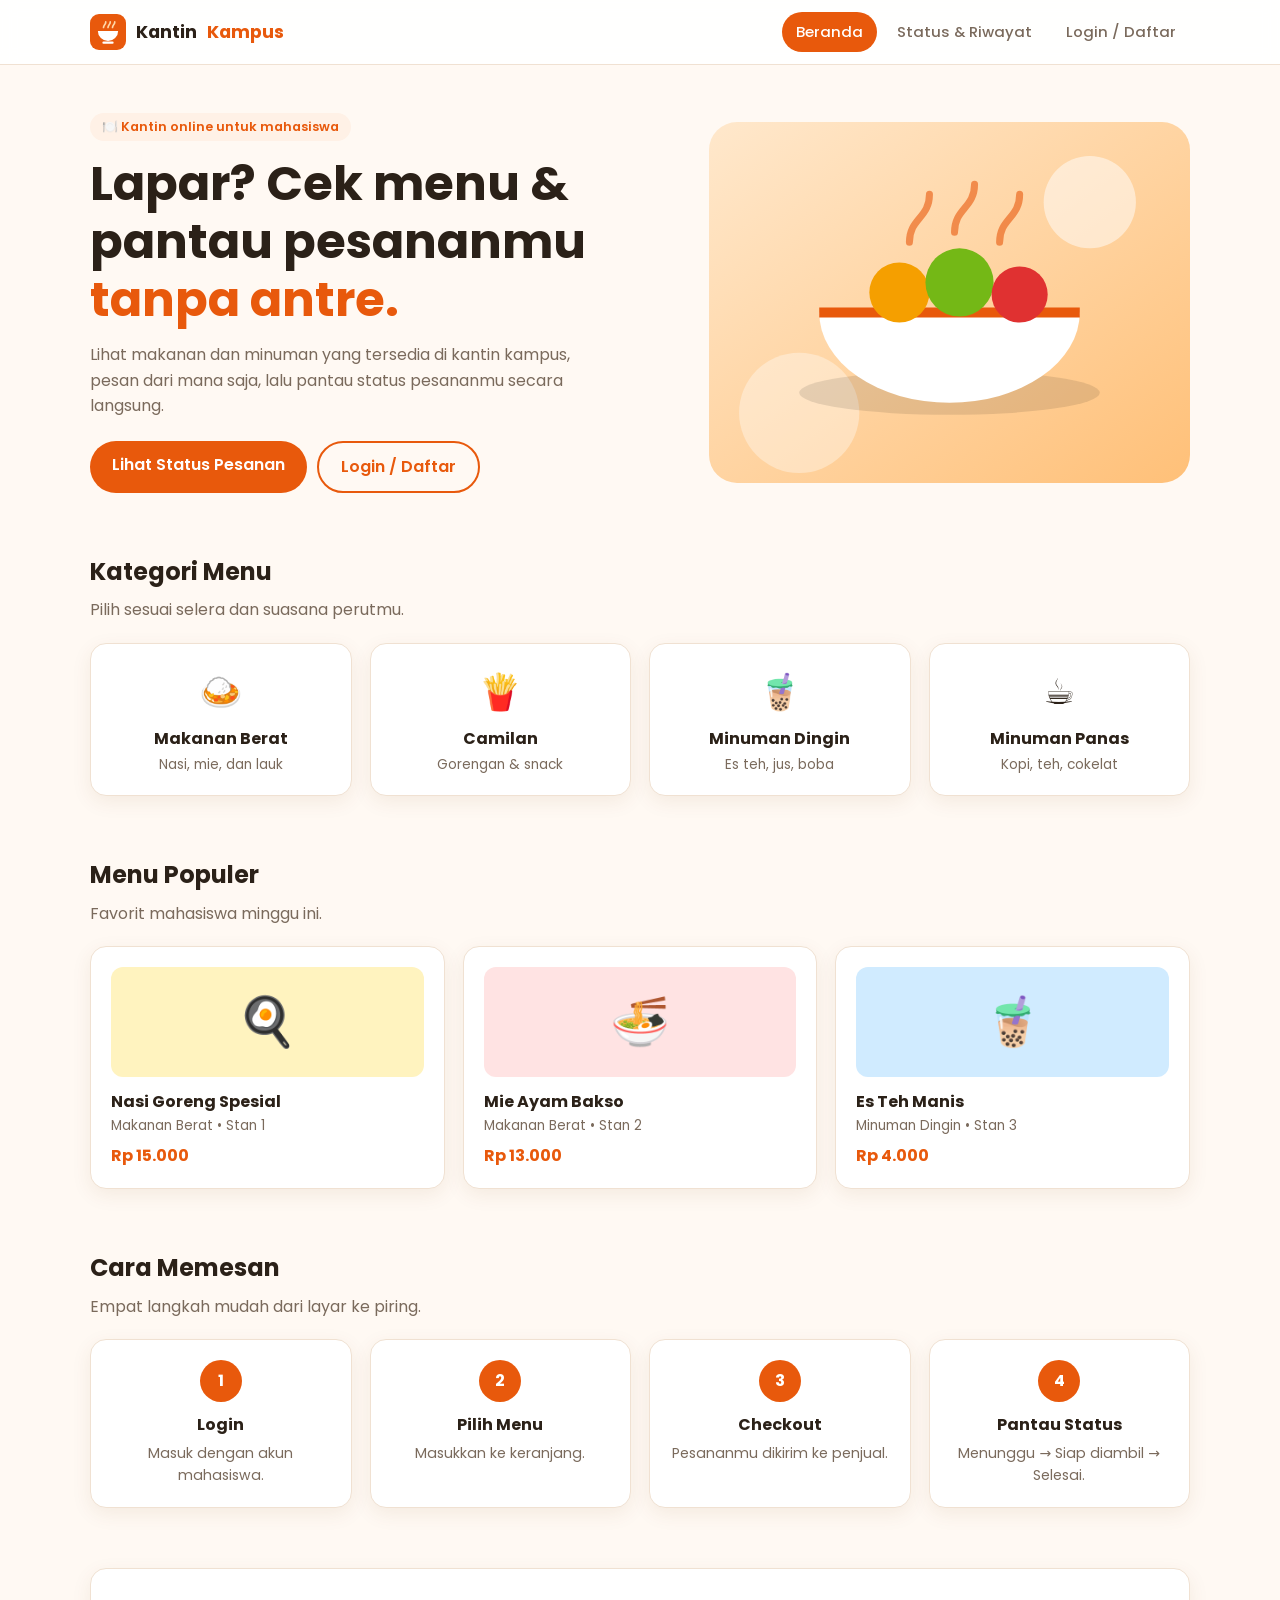
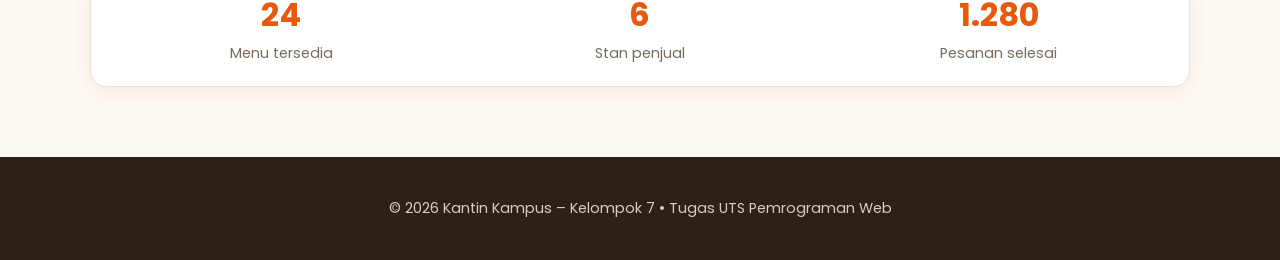
<file: index.html>
<!DOCTYPE html>
<html lang="id">
<head>
  <meta charset="UTF-8">
  <meta name="viewport" content="width=device-width, initial-scale=1">
  <title>Kantin Kampus – Beranda</title>
  <meta name="description" content="Website Kantin Kampus: lihat menu, pesan, dan pantau status pesananmu.">
  <link rel="icon" href="images/logo.svg" type="image/svg+xml">
  <link rel="preconnect" href="https://fonts.googleapis.com">
  <link href="https://fonts.googleapis.com/css2?family=Poppins:wght@400;500;600;700&display=swap" rel="stylesheet">
  <link rel="stylesheet" href="css/style.css">
</head>
<body>

<!-- ========== HEADER + NAVIGASI ========== -->
<header class="site-header">
  <div class="container nav-wrap">
    <a href="index.html" class="brand" data-page="beranda">
      <img src="images/logo.svg" alt="Logo Kantin Kampus"> Kantin <span>Kampus</span>
    </a>
    <button class="nav-toggle" id="navToggle" aria-label="Buka menu navigasi" aria-expanded="false">&#9776;</button>
    <nav class="main-nav" id="mainNav" aria-label="Navigasi utama">
      <ul>
        <li><a href="index.html" data-page="beranda" class="active">Beranda</a></li>
        <!-- Link di bawah dimuat dengan teknik AJAX (jQuery .load) ke dalam #content -->
        <li><a href="pages/status-riwayat.html" data-page="status">Status &amp; Riwayat</a></li>
        <li><a href="pages/login.html" data-page="login">Login / Daftar</a></li>
      </ul>
    </nav>
  </div>
</header>

<!-- ========== AREA KONTEN (diganti lewat AJAX) ========== -->
<main id="content" class="container">

  <!-- Konten default = BERANDA -->
  <section class="hero fade-in">
    <div>
      <span class="badge">🍽️ Kantin online untuk mahasiswa</span>
      <h1>Lapar? Cek menu &amp; pantau pesananmu <em>tanpa antre.</em></h1>
      <p>Lihat makanan dan minuman yang tersedia di kantin kampus, pesan dari mana saja, lalu pantau status pesananmu secara langsung.</p>
      <div class="hero-actions">
        <a class="btn" href="pages/status-riwayat.html" data-page="status">Lihat Status Pesanan</a>
        <a class="btn ghost" href="pages/login.html" data-page="login">Login / Daftar</a>
      </div>
    </div>
    <div class="hero-img">
      <img src="images/hero.svg" alt="Ilustrasi semangkuk makanan hangat dari kantin kampus">
    </div>
  </section>

  <section class="section">
    <h2>Kategori Menu</h2>
    <p class="sub">Pilih sesuai selera dan suasana perutmu.</p>
    <div class="grid cols-4">
      <div class="card cat"><div class="ico">🍛</div><h3>Makanan Berat</h3><p>Nasi, mie, dan lauk</p></div>
      <div class="card cat"><div class="ico">🍟</div><h3>Camilan</h3><p>Gorengan &amp; snack</p></div>
      <div class="card cat"><div class="ico">🧋</div><h3>Minuman Dingin</h3><p>Es teh, jus, boba</p></div>
      <div class="card cat"><div class="ico">☕</div><h3>Minuman Panas</h3><p>Kopi, teh, cokelat</p></div>
    </div>
  </section>

  <section class="section">
    <h2>Menu Populer</h2>
    <p class="sub">Favorit mahasiswa minggu ini.</p>
    <div class="grid cols-3">
      <article class="card food">
        <div class="thumb" style="background:#fff3bf">🍳</div>
        <h3>Nasi Goreng Spesial</h3><div class="meta">Makanan Berat • Stan 1</div><div class="price">Rp 15.000</div>
      </article>
      <article class="card food">
        <div class="thumb" style="background:#ffe3e3">🍜</div>
        <h3>Mie Ayam Bakso</h3><div class="meta">Makanan Berat • Stan 2</div><div class="price">Rp 13.000</div>
      </article>
      <article class="card food">
        <div class="thumb" style="background:#d0ebff">🧋</div>
        <h3>Es Teh Manis</h3><div class="meta">Minuman Dingin • Stan 3</div><div class="price">Rp 4.000</div>
      </article>
    </div>
  </section>

  <section class="section">
    <h2>Cara Memesan</h2>
    <p class="sub">Empat langkah mudah dari layar ke piring.</p>
    <div class="grid cols-4">
      <div class="card step"><div class="num">1</div><h3>Login</h3><p>Masuk dengan akun mahasiswa.</p></div>
      <div class="card step"><div class="num">2</div><h3>Pilih Menu</h3><p>Masukkan ke keranjang.</p></div>
      <div class="card step"><div class="num">3</div><h3>Checkout</h3><p>Pesananmu dikirim ke penjual.</p></div>
      <div class="card step"><div class="num">4</div><h3>Pantau Status</h3><p>Menunggu → Siap diambil → Selesai.</p></div>
    </div>
  </section>

  <section class="section">
    <div class="card stats">
      <div><strong id="statCount1">0</strong><span>Menu tersedia</span></div>
      <div><strong id="statCount2">0</strong><span>Stan penjual</span></div>
      <div><strong id="statCount3">0</strong><span>Pesanan selesai</span></div>
    </div>
  </section>

</main>

<footer class="site-footer">
  <div class="container">
    <p>&copy; 2026 Kantin Kampus – Kelompok 7 • Tugas UTS Pemrograman Web</p>
  </div>
</footer>

<script src="https://cdnjs.cloudflare.com/ajax/libs/jquery/3.7.1/jquery.min.js"></script>
<script src="js/main.js"></script>
<script src="js/status.js"></script>
<script src="js/auth.js"></script>
</body>
</html>
</file>
<file: css/style.css>
:root{
  --primary:#e8590c; --primary-dark:#c74a08; --accent:#2f9e44; --bg:#fff9f3; --card:#ffffff;
  --text:#2b2118; --muted:#7a6a5c; --line:#f0e1d2; --danger:#e03131; --warn:#f08c00; --ok:#2f9e44;
  --radius:16px; --shadow:0 6px 20px rgba(120,60,10,.08);
}
*{box-sizing:border-box}
html{scroll-behavior:smooth}
body{margin:0;font-family:'Poppins',system-ui,-apple-system,'Segoe UI',Roboto,sans-serif;background:var(--bg);color:var(--text);line-height:1.6}
a{color:inherit;text-decoration:none}
img{max-width:100%;display:block}
.container{width:min(1100px,92%);margin-inline:auto}

/* Header & navigasi */
.site-header{position:sticky;top:0;z-index:50;background:rgba(255,255,255,.92);backdrop-filter:blur(8px);border-bottom:1px solid var(--line)}
.nav-wrap{display:flex;align-items:center;justify-content:space-between;height:64px}
.brand{display:flex;align-items:center;gap:10px;font-weight:700;font-size:1.1rem}
.brand img{width:36px;height:36px}
.brand span{color:var(--primary)}
.nav-toggle{display:none;background:none;border:0;font-size:1.7rem;cursor:pointer;color:var(--text)}
.main-nav ul{display:flex;gap:6px;list-style:none;margin:0;padding:0}
.main-nav a{display:block;padding:8px 14px;border-radius:999px;font-weight:500;font-size:.93rem;color:var(--muted);transition:.2s}
.main-nav a:hover{background:#fff1e6;color:var(--primary)}
.main-nav a.active{background:var(--primary);color:#fff}

/* Konten */
#content{min-height:60vh;padding-bottom:40px}
.loading{text-align:center;padding:80px 0;color:var(--muted)}
.spinner{width:36px;height:36px;border:4px solid var(--line);border-top-color:var(--primary);border-radius:50%;margin:0 auto 12px;animation:spin .8s linear infinite}
@keyframes spin{to{transform:rotate(360deg)}}
.fade-in{animation:fade .35s ease}
@keyframes fade{from{opacity:0;transform:translateY(8px)}to{opacity:1;transform:none}}

.hero{display:grid;grid-template-columns:1.1fr .9fr;gap:30px;align-items:center;padding:48px 0 30px}
.hero h1{font-size:clamp(1.9rem,4.5vw,3rem);line-height:1.2;margin:0 0 14px}
.hero h1 em{font-style:normal;color:var(--primary)}
.hero p{color:var(--muted);margin:0 0 22px;max-width:520px}
.badge{display:inline-block;background:#fff1e6;color:var(--primary);font-weight:600;font-size:.8rem;padding:4px 12px;border-radius:999px;margin-bottom:14px}
.btn{display:inline-block;border:0;cursor:pointer;font:inherit;font-weight:600;padding:11px 22px;border-radius:999px;background:var(--primary);color:#fff;transition:.2s}
.btn:hover{background:var(--primary-dark);transform:translateY(-1px)}
.btn.ghost{background:transparent;color:var(--primary);border:2px solid var(--primary)}
.btn.ghost:hover{background:#fff1e6}
.btn.small{padding:6px 14px;font-size:.85rem}
.btn:disabled{opacity:.5;cursor:not-allowed;transform:none}
.hero-actions{display:flex;gap:10px;flex-wrap:wrap}

.section{padding:30px 0}
.section h2{margin:0 0 6px;font-size:1.5rem}
.section .sub{color:var(--muted);margin:0 0 20px}
.grid{display:grid;gap:18px}
.grid.cols-4{grid-template-columns:repeat(4,1fr)}
.grid.cols-3{grid-template-columns:repeat(3,1fr)}
.card{background:var(--card);border:1px solid var(--line);border-radius:var(--radius);box-shadow:var(--shadow);padding:20px}
.cat{text-align:center;transition:.2s}
.cat:hover{transform:translateY(-4px)}
.cat .ico{font-size:2.2rem}
.cat h3{margin:6px 0 2px;font-size:1rem}
.cat p{margin:0;color:var(--muted);font-size:.85rem}
.food .thumb{height:110px;border-radius:12px;display:grid;place-items:center;font-size:3rem;margin-bottom:12px}
.food h3{margin:0;font-size:1rem}
.food .meta{color:var(--muted);font-size:.85rem}
.food .price{color:var(--primary);font-weight:700;margin-top:6px}
.step{text-align:center}
.step .num{width:42px;height:42px;border-radius:50%;background:var(--primary);color:#fff;display:grid;place-items:center;margin:0 auto 10px;font-weight:700}
.step h3{margin:0 0 4px;font-size:1rem}
.step p{margin:0;color:var(--muted);font-size:.88rem}
.stats{display:grid;grid-template-columns:repeat(3,1fr);gap:18px;text-align:center}
.stats strong{display:block;font-size:2rem;color:var(--primary)}
.stats span{color:var(--muted);font-size:.9rem}

/* Footer */
.site-footer{background:#2b2118;color:#d9cbbd;padding:26px 0;text-align:center;font-size:.9rem}

/* Halaman status & riwayat */
.page-title{padding:34px 0 8px}
.page-title h1{margin:0;font-size:1.7rem}
.page-title p{margin:4px 0 0;color:var(--muted)}
.tabs{display:flex;gap:6px;border-bottom:2px solid var(--line);margin:18px 0 22px}
.tab-btn{background:none;border:0;font:inherit;font-weight:600;color:var(--muted);padding:10px 18px;cursor:pointer;border-bottom:3px solid transparent;margin-bottom:-2px}
.tab-btn.active{color:var(--primary);border-color:var(--primary)}
.tab-panel{display:none}.tab-panel.active{display:block}
.order-head{display:flex;justify-content:space-between;gap:10px;flex-wrap:wrap;align-items:center;margin-bottom:18px}
.order-head h3{margin:0}
.pill{display:inline-block;padding:3px 12px;border-radius:999px;font-size:.8rem;font-weight:600}
.pill.menunggu{background:#fff3bf;color:#a86b00}
.pill.siap{background:#d0ebff;color:#1864ab}
.pill.selesai{background:#d3f9d8;color:#2b8a3e}
.stepper{display:flex;margin:10px 0 24px}
.stepper .st{flex:1;text-align:center;position:relative;font-size:.85rem;color:var(--muted)}
.stepper .st::before{content:"";position:absolute;top:17px;left:-50%;width:100%;height:4px;background:var(--line);z-index:0}
.stepper .st:first-child::before{display:none}
.stepper .dot{width:36px;height:36px;border-radius:50%;background:var(--line);display:grid;place-items:center;margin:0 auto 6px;position:relative;z-index:1;font-weight:700;transition:.3s}
.stepper .st.done .dot{background:var(--accent);color:#fff}
.stepper .st.done::before{background:var(--accent)}
.stepper .st.current .dot{background:var(--primary);color:#fff;box-shadow:0 0 0 6px #ffe0cc}
.stepper .st.current{color:var(--text);font-weight:600}
.sim-box{background:#fff4e6;border:1px dashed var(--primary);border-radius:12px;padding:14px;margin-top:18px;display:flex;gap:12px;flex-wrap:wrap;align-items:center;justify-content:space-between}
.sim-box small{color:var(--muted)}
table{width:100%;border-collapse:collapse}
th,td{text-align:left;padding:11px 12px;border-bottom:1px solid var(--line);font-size:.92rem}
th{background:#fff7ef;color:var(--muted);font-weight:600;cursor:pointer;user-select:none;white-space:nowrap}
th.sorted::after{content:" ▲"}th.sorted.desc::after{content:" ▼"}
tr.detail-row td{background:#fffaf5}
.toolbar{display:flex;gap:10px;flex-wrap:wrap;margin-bottom:14px}
.toolbar input,.toolbar select{font:inherit;padding:9px 14px;border:1px solid var(--line);border-radius:999px;background:#fff;min-width:160px;flex:1}
.summary{display:grid;grid-template-columns:repeat(3,1fr);gap:14px;margin-bottom:16px}
.summary .card{padding:14px;text-align:center}
.summary strong{display:block;font-size:1.3rem;color:var(--primary)}
.summary span{font-size:.82rem;color:var(--muted)}
.empty{text-align:center;color:var(--muted);padding:26px}
.item-list{list-style:none;padding:0;margin:0}
.item-list li{display:flex;justify-content:space-between;padding:6px 0;border-bottom:1px dashed var(--line)}
.total-line{display:flex;justify-content:space-between;font-weight:700;padding-top:10px}

/* Form login / register */
.auth-wrap{max-width:460px;margin:30px auto}
.form-card{background:#fff;border:1px solid var(--line);border-radius:var(--radius);box-shadow:var(--shadow);padding:26px}
.form-card h1{margin:0 0 4px;font-size:1.5rem}
.form-card .sub{color:var(--muted);margin:0 0 18px;font-size:.92rem}
.field{margin-bottom:16px}
.field label{display:block;font-weight:600;font-size:.88rem;margin-bottom:5px}
.field input,.field select{width:100%;font:inherit;padding:11px 14px;border:1.5px solid var(--line);border-radius:12px;background:#fff;outline:none;transition:.2s}
.field input:focus,.field select:focus{border-color:var(--primary);box-shadow:0 0 0 4px #ffe0cc}
.field.invalid input,.field.invalid select{border-color:var(--danger)}
.field.valid input,.field.valid select{border-color:var(--ok)}
.err{display:none;color:var(--danger);font-size:.8rem;margin-top:4px}
.field.invalid .err{display:block}
.pw-box{position:relative}
.pw-box button{position:absolute;right:8px;top:50%;transform:translateY(-50%);background:none;border:0;cursor:pointer;font-size:1.1rem}
.meter{height:6px;border-radius:6px;background:var(--line);margin-top:8px;overflow:hidden}
.meter div{height:100%;width:0;transition:.3s}
.meter-text{font-size:.78rem;color:var(--muted)}
.form-switch{text-align:center;margin-top:16px;font-size:.9rem;color:var(--muted)}
.form-switch a{color:var(--primary);font-weight:600;cursor:pointer}
.alert{padding:10px 14px;border-radius:12px;margin-bottom:14px;font-size:.88rem;display:none}
.alert.error{display:block;background:#ffe3e3;color:#a61e1e}
.alert.success{display:block;background:#d3f9d8;color:#2b8a3e}
.btn.block{width:100%}

/* Responsive */
@media (max-width:860px){
  .grid.cols-4{grid-template-columns:repeat(2,1fr)}
  .grid.cols-3{grid-template-columns:repeat(2,1fr)}
  .hero{grid-template-columns:1fr;text-align:center}
  .hero p{margin-inline:auto}.hero-actions{justify-content:center}
  .hero-img{order:-1;max-width:340px;margin:auto}
}
@media (max-width:700px){
  .nav-toggle{display:block}
  .main-nav{position:absolute;top:64px;left:0;right:0;background:#fff;border-bottom:1px solid var(--line);max-height:0;overflow:hidden;transition:max-height .3s}
  .main-nav.open{max-height:320px}
  .main-nav ul{flex-direction:column;padding:10px 4%}
  .grid.cols-3,.stats,.summary{grid-template-columns:1fr}
  .stepper .st{font-size:.72rem}
  /* tabel riwayat jadi kartu */
  #tabel-riwayat thead{display:none}
  #tabel-riwayat tr.data-row{display:block;border:1px solid var(--line);border-radius:12px;margin-bottom:10px;padding:8px;background:#fff}
  #tabel-riwayat tr.data-row td{display:flex;justify-content:space-between;border:0;padding:4px 6px}
  #tabel-riwayat tr.data-row td::before{content:attr(data-label);color:var(--muted);font-weight:600}
  #tabel-riwayat tr.detail-row,#tabel-riwayat tr.detail-row td{display:block}
}
@media (max-width:420px){.grid.cols-4{grid-template-columns:1fr}}
</file>
